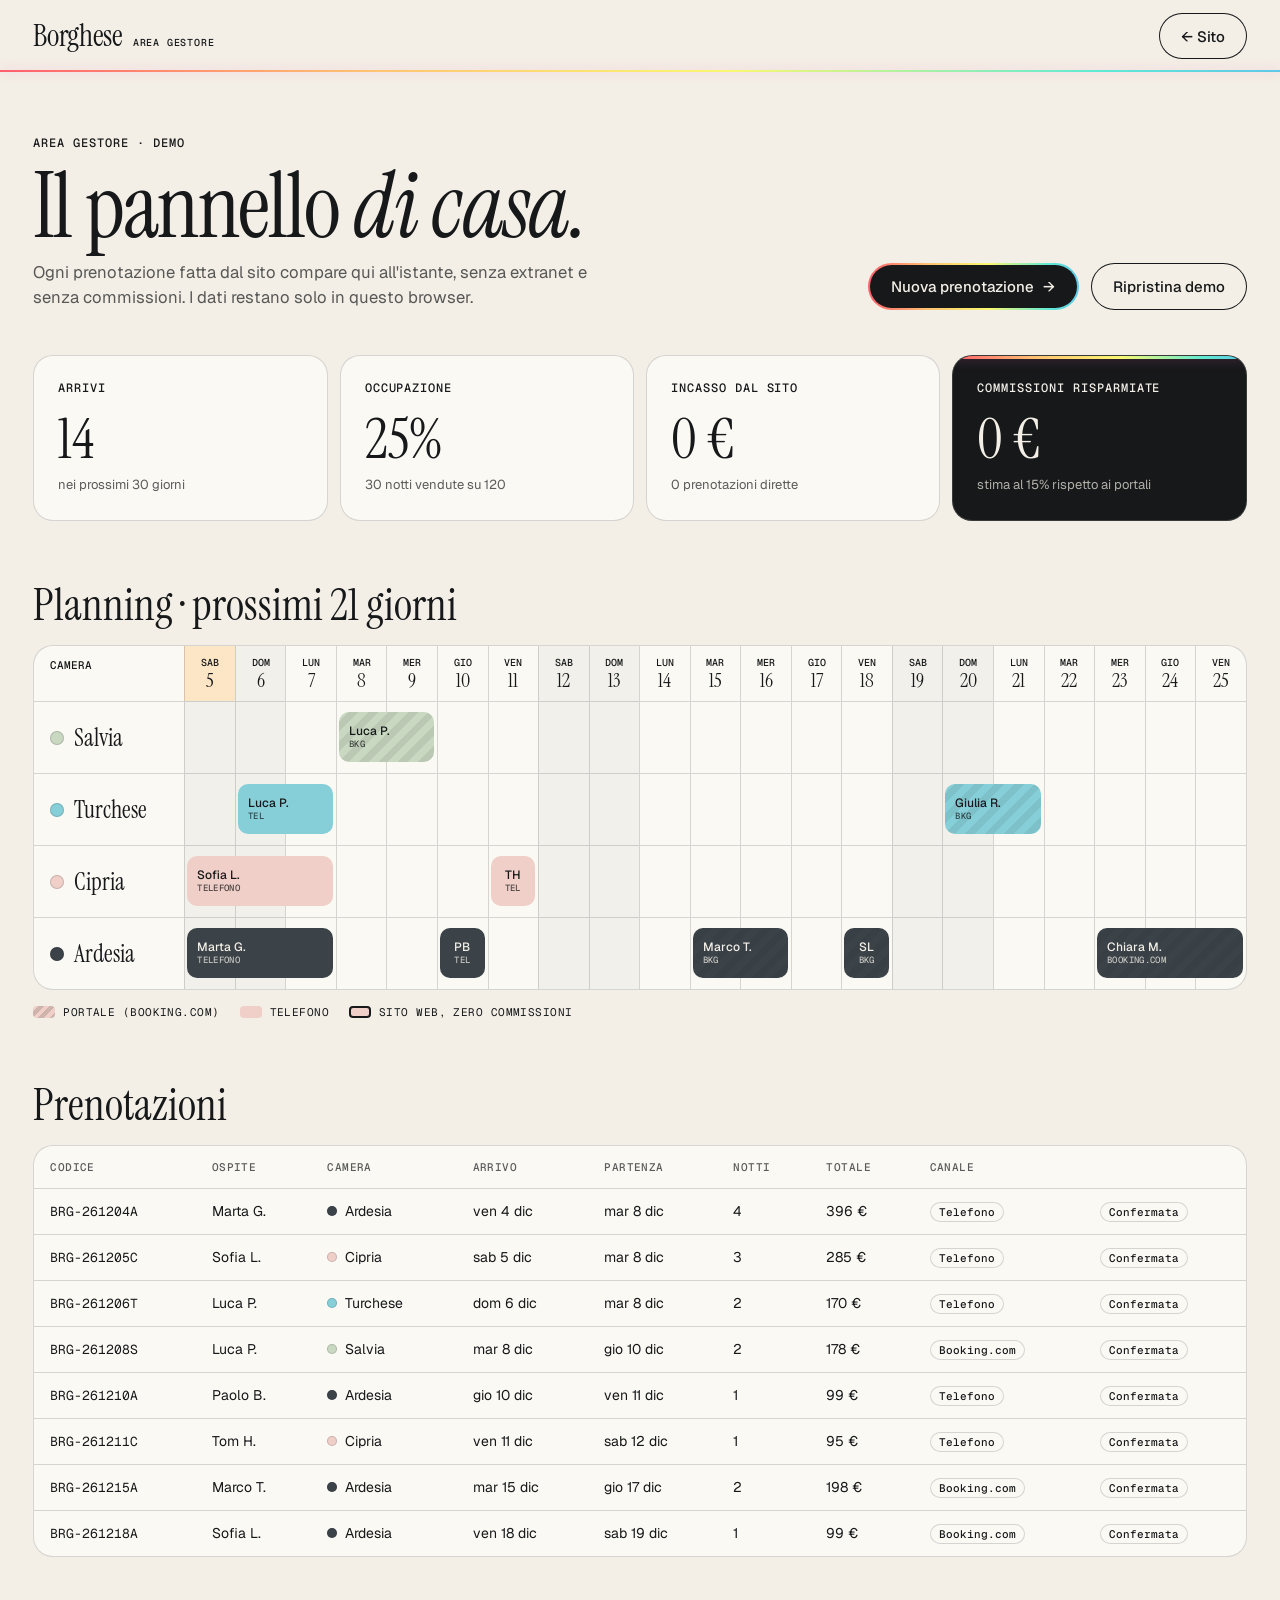
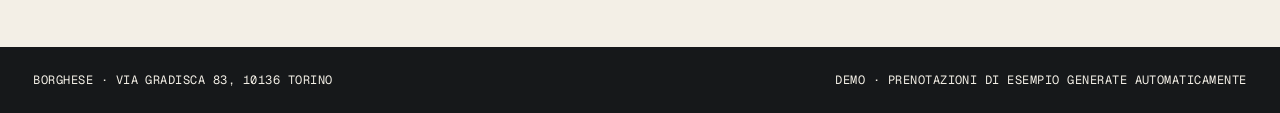
<file: gestione.html>
<!doctype html>
<html lang="it">
<head>
  <meta charset="utf-8">
  <meta name="viewport" content="width=device-width, initial-scale=1">
  <title>Area gestore — Borghese</title>
  <meta name="robots" content="noindex">
  <meta name="theme-color" content="#f3efe6">
  <link rel="icon" href="assets/favicon.svg" type="image/svg+xml">
  <link rel="preconnect" href="https://fonts.googleapis.com">
  <link rel="preconnect" href="https://fonts.gstatic.com" crossorigin>
  <link href="https://fonts.googleapis.com/css2?family=Geist:wght@300..700&family=Geist+Mono:wght@400;500&family=Instrument+Serif:ital@0;1&display=swap" rel="stylesheet">
  <link rel="stylesheet" href="assets/css/style.css">
  <link rel="stylesheet" href="assets/css/booking.css">
  <script>document.documentElement.classList.add("js")</script>
</head>
<body class="page-booking">
  <a class="skip" href="#main">Salta al contenuto</a>
  <header class="nav is-scrolled" data-nav>
    <span class="led nav__progress" style="--p:1"></span>
    <a class="nav__logo" href="./">Borghese<small>Area gestore</small></a>
    <a class="btn btn--ghost" href="./">← Sito</a>
  </header>

  <main id="main" class="admin">
    <header class="admin__head">
      <div>
        <p class="eyebrow">Area gestore · demo</p>
        <h1 class="display">Il pannello <em>di casa.</em></h1>
        <p class="booking__sub">Ogni prenotazione fatta dal sito compare qui all'istante, senza extranet e senza commissioni. I dati restano solo in questo browser.</p>
      </div>
      <div class="admin__actions">
        <a class="btn btn--led" href="prenota.html">Nuova prenotazione <span aria-hidden="true">→</span></a>
        <button class="btn btn--ghost" type="button" data-reset>Ripristina demo</button>
      </div>
    </header>

    <section class="kpis" data-kpis aria-label="Indicatori"></section>

    <h2>Planning · prossimi 21 giorni</h2>
    <div class="plan" data-plan role="region" aria-label="Planning camere" tabindex="0"></div>
    <ul class="plan__legend mono">
      <li><i class="lg-ota"></i>Portale (Booking.com)</li>
      <li><i></i>Telefono</li>
      <li><i class="lg-web"></i>Sito web, zero commissioni</li>
    </ul>

    <h2>Prenotazioni</h2>
    <div class="table-wrap" data-table role="region" aria-label="Elenco prenotazioni" tabindex="0"></div>
  </main>

  <footer class="footer footer--slim">
    <div class="footer__bottom mono">
      <span>Borghese · Via Gradisca 83, 10136 Torino</span>
      <span>Demo · prenotazioni di esempio generate automaticamente</span>
    </div>
  </footer>

  <script type="module" src="assets/js/admin.js"></script>
</body>
</html>
</file>
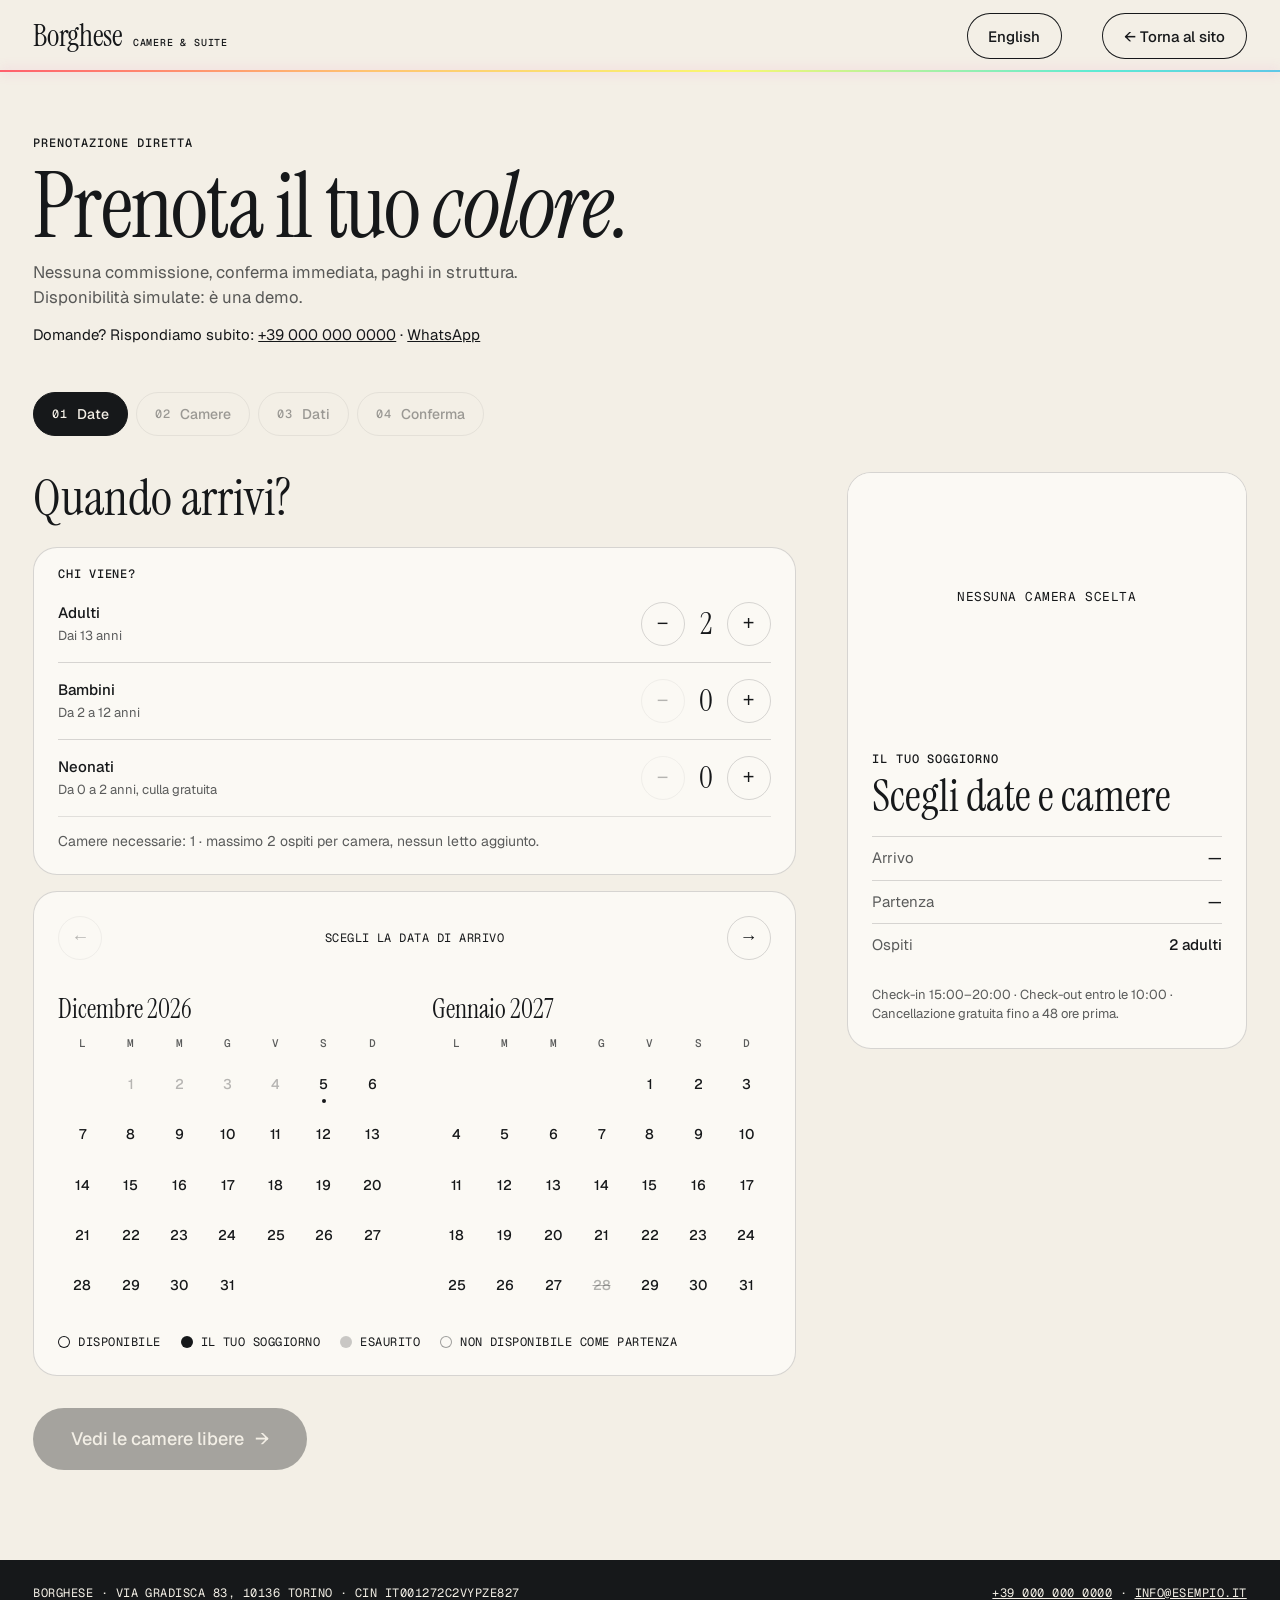
<file: prenota.html>
<!doctype html>
<html lang="it">
<head>
  <meta charset="utf-8">
  <meta name="viewport" content="width=device-width, initial-scale=1">
  <title>Prenota diretto — Borghese, Torino</title>
  <meta name="description" content="Prenota direttamente una o più camere da Borghese a Torino: disponibilità in tempo reale, nessuna commissione, conferma immediata.">
  <meta name="theme-color" content="#f3efe6">
  <link rel="icon" href="assets/favicon.svg" type="image/svg+xml">
  <link rel="preconnect" href="https://fonts.googleapis.com">
  <link rel="preconnect" href="https://fonts.gstatic.com" crossorigin>
  <link href="https://fonts.googleapis.com/css2?family=Geist:wght@300..700&family=Geist+Mono:wght@400;500&family=Instrument+Serif:ital@0;1&display=swap" rel="stylesheet">
  <link rel="stylesheet" href="assets/css/style.css">
  <link rel="stylesheet" href="assets/css/booking.css">
  <script>document.documentElement.classList.add("js")</script>
</head>
<body class="page-booking">
  <a class="skip" href="#main">Salta al contenuto</a>
  <header class="nav is-scrolled" data-nav>
    <span class="led nav__progress" style="--p:1"></span>
    <a class="nav__logo" href="./">Borghese<small>Camere &amp; Suite</small></a>
    <button class="btn btn--ghost lang" type="button" data-lang-toggle lang="en">English</button>
    <a class="btn btn--ghost nav__back" href="./" data-i18n="back">← Torna al sito</a>
  </header>

  <main id="main" class="booking">
    <header class="booking__head">
      <p class="eyebrow" data-i18n="eyebrow">Prenotazione diretta</p>
      <h1 class="display" data-i18n-html="h1">Prenota il tuo <em>colore.</em></h1>
      <p class="booking__sub" data-i18n="sub">Nessuna commissione, conferma immediata, paghi in struttura. Disponibilità simulate: è una demo.</p>
      <p class="booking__help"><span data-i18n="help">Domande? Rispondiamo subito:</span> <a data-contact="phone" href="#">Telefono</a> · <a data-contact="whatsapp" href="#">WhatsApp</a></p>
    </header>

    <ol class="stepper" aria-label="Passaggi">
      <li><button type="button" data-goto="1" aria-current="step"><span class="mono">01</span> <span data-i18n="step1">Date</span></button></li>
      <li><button type="button" data-goto="2" disabled><span class="mono">02</span> <span data-i18n="step2">Camere</span></button></li>
      <li><button type="button" data-goto="3" disabled><span class="mono">03</span> <span data-i18n="step3">Dati</span></button></li>
      <li><button type="button" data-goto="4" disabled><span class="mono">04</span> <span data-i18n="step4">Conferma</span></button></li>
    </ol>

    <div class="booking__grid">
      <div class="booking__steps">
        <!-- STEP 1: ospiti + date -->
        <section class="step" data-step="1" aria-labelledby="s1-title">
          <h2 id="s1-title" class="step__title" tabindex="-1" data-i18n="s1title">Quando arrivi?</h2>

          <div class="guests" role="group" aria-labelledby="guests-title">
            <p class="guests__title" id="guests-title" data-i18n="guestsTitle">Chi viene?</p>
            <div class="guests__row" data-counter="adults" data-min="1">
              <div><p class="guests__label" id="lbl-adults" data-i18n="adults">Adulti</p><p class="guests__help" data-i18n="adultsHelp">Dai 13 anni</p></div>
              <div class="stepper-num" role="group" aria-labelledby="lbl-adults">
                <button type="button" data-delta="-1" data-i18n-aria="less" aria-label="Meno">−</button>
                <output aria-live="polite">2</output>
                <button type="button" data-delta="1" data-i18n-aria="more" aria-label="Più">+</button>
              </div>
            </div>
            <div class="guests__row" data-counter="children" data-min="0">
              <div><p class="guests__label" id="lbl-children" data-i18n="children">Bambini</p><p class="guests__help" data-i18n="childrenHelp">Da 2 a 12 anni</p></div>
              <div class="stepper-num" role="group" aria-labelledby="lbl-children">
                <button type="button" data-delta="-1" data-i18n-aria="less" aria-label="Meno">−</button>
                <output aria-live="polite">0</output>
                <button type="button" data-delta="1" data-i18n-aria="more" aria-label="Più">+</button>
              </div>
            </div>
            <div class="guests__row" data-counter="infants" data-min="0">
              <div><p class="guests__label" id="lbl-infants" data-i18n="infants">Neonati</p><p class="guests__help" data-i18n="infantsHelp">Da 0 a 2 anni, culla gratuita</p></div>
              <div class="stepper-num" role="group" aria-labelledby="lbl-infants">
                <button type="button" data-delta="-1" data-i18n-aria="less" aria-label="Meno">−</button>
                <output aria-live="polite">0</output>
                <button type="button" data-delta="1" data-i18n-aria="more" aria-label="Più">+</button>
              </div>
            </div>
            <p class="guests__rooms" data-rooms-needed aria-live="polite"></p>
          </div>

          <div class="cal" data-cal>
            <div class="cal__nav">
              <button type="button" class="cal__arrow" data-cal-prev data-i18n-aria="prevMonth" aria-label="Mese precedente">←</button>
              <p class="cal__hint mono" data-cal-hint aria-live="polite">Scegli la data di arrivo</p>
              <button type="button" class="cal__arrow" data-cal-next data-i18n-aria="nextMonth" aria-label="Mese successivo">→</button>
            </div>
            <div class="cal__notice" data-cal-notice role="status" hidden></div>
            <p class="cal__filter" data-cal-filter hidden></p>
            <div class="cal__months" data-cal-months></div>
            <div class="cal__foot">
              <ul class="cal__legend mono">
                <li><i class="lg lg--free"></i><span data-i18n="legendFree">Disponibile</span></li>
                <li><i class="lg lg--sel"></i><span data-i18n="legendSel">Il tuo soggiorno</span></li>
                <li><i class="lg lg--full"></i><span data-i18n="legendFull">Esaurito</span></li>
                <li><i class="lg lg--blocked"></i><span data-i18n="legendBlocked">Non disponibile come partenza</span></li>
              </ul>
              <button type="button" class="link-btn link-btn--ink" data-cal-reset hidden data-i18n="reset">Cambia date</button>
            </div>
          </div>
          <p class="cal__late" data-same-day hidden></p>

          <div class="step__actions">
            <button class="btn btn--xl" type="button" data-next="2" disabled><span data-i18n="next1">Vedi le camere libere</span> <span aria-hidden="true">→</span></button>
          </div>
        </section>

        <!-- STEP 2: camere (anche più di una) -->
        <section class="step" data-step="2" aria-labelledby="s2-title" hidden>
          <h2 id="s2-title" class="step__title" tabindex="-1" data-i18n="s2title">Scegli le camere</h2>
          <p class="step__lead" data-rooms-lead></p>
          <div class="rooms-pick" data-rooms-pick role="group" aria-labelledby="s2-title"></div>
          <p class="pick-count mono" data-pick-count aria-live="polite"></p>
          <div class="step__actions">
            <button class="btn btn--ghost" type="button" data-goto="1" data-i18n="backDates">← Date</button>
            <button class="btn btn--xl" type="button" data-next="3" disabled><span data-i18n="next2">Continua</span> <span aria-hidden="true">→</span></button>
          </div>
        </section>

        <!-- STEP 3: dati -->
        <section class="step" data-step="3" aria-labelledby="s3-title" hidden>
          <h2 id="s3-title" class="step__title" tabindex="-1" data-i18n="s3title">I tuoi dati</h2>
          <form class="form" data-form novalidate>
            <div class="field"><label for="f-first" data-i18n="firstName">Nome</label><input id="f-first" name="firstName" autocomplete="given-name" required aria-describedby="e-firstName"><p class="field__error" id="e-firstName" data-error="firstName"></p></div>
            <div class="field"><label for="f-last" data-i18n="lastName">Cognome</label><input id="f-last" name="lastName" autocomplete="family-name" required aria-describedby="e-lastName"><p class="field__error" id="e-lastName" data-error="lastName"></p></div>
            <div class="field"><label for="f-email" data-i18n="email">Email</label><input id="f-email" name="email" type="email" autocomplete="email" required aria-describedby="e-email"><p class="field__error" id="e-email" data-error="email"></p></div>
            <div class="field"><label for="f-phone" data-i18n="phone">Telefono</label><input id="f-phone" name="phone" type="tel" autocomplete="tel" placeholder="+39 …" required aria-describedby="e-phone"><p class="field__error" id="e-phone" data-error="phone"></p></div>
            <div class="field field--full"><label for="f-arrival" data-i18n="arrival">Orario di arrivo</label>
              <select id="f-arrival" name="arrival" data-arrival>
                <option value="" data-i18n="arrUnknown">Non lo so ancora</option><option value="15:00–16:00" data-i18n="arr1">15:00 – 16:00</option><option value="16:00–17:00" data-i18n="arr2">16:00 – 17:00</option><option value="17:00–18:00" data-i18n="arr3">17:00 – 18:00</option><option value="18:00–19:00" data-i18n="arr4">18:00 – 19:00</option><option value="19:00–20:00" data-i18n="arr5">19:00 – 20:00</option><option value="20:00–22:00" data-late data-i18n="arrLate1">20:00 – 22:00 (check-in express)</option><option value="dopo le 22:00" data-late data-i18n="arrLate2">Dopo le 22:00 (check-in express)</option>
              </select>
              <p class="field__note" data-late-note hidden data-i18n="lateNote">Arrivi dopo le 20:00: prima dell'arrivo ti mandiamo su WhatsApp le istruzioni per entrare da solo.</p>
            </div>
            <label class="field--full check"><input type="checkbox" name="shuttleOn" data-shuttle-toggle> <span data-i18n="shuttle">Richiedi la navetta dall'aeroporto (a pagamento, prezzo confermato dal gestore)</span></label>
            <div class="field field--full" data-shuttle hidden><label for="f-flight" data-i18n="flight">Orario di atterraggio</label><input id="f-flight" name="flight" type="time"></div>
            <fieldset class="field field--full pay">
              <legend data-i18n="payment">Pagamento</legend>
              <label class="pay__opt"><input type="radio" name="payment" value="struttura" checked><span><b data-i18n="payHere">In struttura</b><small data-i18n="payHereHelp">Contanti o carta al check-in</small></span></label>
              <label class="pay__opt"><input type="radio" name="payment" value="bonifico"><span><b data-i18n="payWire">Bonifico anticipato</b><small data-i18n="payWireHelp">Ti mandiamo gli estremi via email</small></span></label>
            </fieldset>
            <label class="field--full check"><input type="checkbox" name="invoiceOn" data-invoice-toggle> <span data-i18n="invoiceOn">Mi serve la fattura</span></label>
            <div class="form__invoice field--full" data-invoice hidden>
              <div class="field"><label for="f-company" data-i18n="company">Ragione sociale (facoltativo)</label><input id="f-company" name="company" autocomplete="organization"></div>
              <div class="field"><label for="f-vat" data-i18n="vat">Partita IVA o codice fiscale</label><input id="f-vat" name="vat" aria-describedby="e-vat"><p class="field__error" id="e-vat" data-error="vat"></p></div>
              <div class="field field--full"><label for="f-sdi" data-i18n="sdi">Codice SDI o PEC (facoltativo)</label><input id="f-sdi" name="sdi"></div>
            </div>
            <div class="field field--full"><label for="f-notes" data-i18n="notes">Richieste (facoltativo)</label><textarea id="f-notes" name="notes" rows="3" data-i18n-ph="notesPh" placeholder="Es. arrivo tardi per un concerto, culla, piano terra…"></textarea></div>
            <div class="terms field--full">
              <p class="eyebrow" data-i18n="termsTitle">Prima di confermare</p>
              <ul>
                <li data-i18n="termCancel">Cancellazione gratuita fino a 48 ore prima dell'arrivo.</li>
                <li data-i18n="termPay">Nessun pagamento online: paghi in struttura o con bonifico.</li>
                <li data-i18n="termRules">Niente animali, non fumatori, niente feste.</li>
                <li data-i18n="termTax">Tassa di soggiorno comunale da saldare in struttura.</li>
              </ul>
            </div>
            <p class="field__error field--full" id="e-form" data-error="form" role="alert"></p>
            <div class="step__actions field--full">
              <button class="btn btn--ghost" type="button" data-goto="2" data-i18n="backRooms">← Camere</button>
              <button class="btn btn--xl btn--led" type="submit"><span data-i18n="submit">Conferma prenotazione</span> <span aria-hidden="true">→</span></button>
            </div>
          </form>
        </section>

        <!-- STEP 4: conferma -->
        <section class="step step--done" data-step="4" aria-labelledby="s4-title" hidden tabindex="-1">
          <p class="eyebrow" data-i18n="doneEyebrow">Prenotazione confermata</p>
          <h2 id="s4-title" class="display" data-done-title>Grazie.</h2>
          <div class="ticket" data-ticket></div>
          <div class="step__actions">
            <a class="btn" href="#" data-ics download="borghese-prenotazione.ics" data-i18n="ics">Aggiungi al calendario</a>
            <a class="btn btn--ghost" href="prenota.html" data-another data-i18n="another">Prenota altre date</a>
            <a class="btn btn--ghost" href="./" data-i18n="home">Torna al sito</a>
          </div>
          <p class="demo-link"><a href="gestione.html" data-i18n="demoOwner">Demo: guarda come la vede il gestore →</a></p>
        </section>
      </div>

      <aside class="summary" id="riepilogo" aria-label="Riepilogo" data-summary>
        <div class="summary__media" data-sum-media><span class="mono" data-i18n="sumNoRoom">Nessuna camera scelta</span></div>
        <div class="summary__body">
          <p class="eyebrow" data-sum-type data-i18n="sumTitle">Il tuo soggiorno</p>
          <p class="summary__room" data-sum-room>Scegli date e camere</p>
          <dl class="summary__rows">
            <div><dt data-i18n="sumIn">Arrivo</dt><dd data-sum-in>—</dd></div>
            <div><dt data-i18n="sumOut">Partenza</dt><dd data-sum-out>—</dd></div>
            <div><dt data-i18n="sumGuests">Ospiti</dt><dd data-sum-guests>2 adulti</dd></div>
          </dl>
          <div class="summary__price" data-sum-price hidden>
            <div data-sum-lines></div>
            <div class="summary__line summary__line--portal"><span data-i18n="sumPortal">Sui portali (stima)</span><s data-sum-portal></s></div>
            <div class="summary__total"><span data-i18n="sumTotal">Totale</span><b data-sum-total></b></div>
            <p class="summary__save"><span class="led"></span><span data-sum-save></span></p>
          </div>
          <p class="summary__note" data-i18n="sumNote">Check-in 15:00–20:00 · Check-out entro le 10:00 · Cancellazione gratuita fino a 48 ore prima.</p>
        </div>
      </aside>
    </div>
  </main>

  <a class="mobile-total" href="#riepilogo" data-mobile-total hidden><span data-mt-label></span><b data-mt-total></b></a>

  <footer class="footer footer--slim">
    <div class="footer__bottom mono">
      <span>Borghese · Via Gradisca 83, 10136 Torino · CIN IT001272C2VYPZE827</span>
      <span><a data-contact="phone" href="#">Telefono</a> · <a data-contact="email" href="#">Email</a></span>
    </div>
  </footer>

  <script src="https://cdn.jsdelivr.net/npm/gsap@3.13.0/dist/gsap.min.js" defer></script>
  <script type="module" src="assets/js/booking.js"></script>
</body>
</html>
</file>
<file: assets/css/style.css>
/* Borghese — design tokens + home. Prenotazione e gestione in booking.css */
:root {
  --paper: #f3efe6;
  --paper-2: #fbf9f4;
  --ink: #16181a;
  --line: color-mix(in srgb, currentColor 16%, transparent);
  --soft: color-mix(in srgb, currentColor 70%, transparent);
  --salvia: #c9d8c1;
  --turchese: #86cfd8;
  --cipria: #efcfc7;
  --ardesia: #3b4349;
  --rovere: #c49a6c;
  --led: linear-gradient(90deg, #ff5f6d, #ffc371, #f9f871, #5eead4, #60a5fa, #a78bfa, #f472b6, #ff5f6d);
  --serif: "Instrument Serif", "Times New Roman", serif;
  --sans: "Geist", system-ui, -apple-system, sans-serif;
  --mono: "Geist Mono", ui-monospace, "SF Mono", monospace;
  --ease: cubic-bezier(0.19, 1, 0.22, 1);
  --gutter: clamp(16px, 2.6vw, 40px);
  --nav-h: 72px;
  --radius: 6px;
}

*, *::before, *::after { box-sizing: border-box; }
html { background: var(--paper); -webkit-text-size-adjust: 100%; }
body {
  margin: 0;
  font: 400 clamp(15px, 1.05vw, 17px) / 1.5 var(--sans);
  color: var(--ink);
  background: var(--paper);
  -webkit-font-smoothing: antialiased;
  overflow-x: clip;
}
img { display: block; max-width: 100%; height: auto; }
figure { margin: 0; }
a { color: inherit; }
::selection { background: #ffc371; color: var(--ink); }
:focus-visible { outline: 2px solid #2563eb; outline-offset: 3px; border-radius: 4px; }

.sr-only { position: absolute; width: 1px; height: 1px; overflow: hidden; clip-path: inset(50%); white-space: nowrap; }
.skip { position: fixed; top: 8px; left: 8px; z-index: 200; padding: 10px 16px; background: var(--ink); color: var(--paper); border-radius: 99px; transform: translateY(-200%); }
.skip:focus { transform: none; }

.eyebrow { margin: 0; font: 500 12px/1.4 var(--mono); letter-spacing: 0.08em; text-transform: uppercase; }
.mono { font-family: var(--mono); font-size: 0.85em; letter-spacing: 0.04em; text-transform: uppercase; }
.display { margin: 0; font: 400 clamp(44px, 7.4vw, 128px) / 0.92 var(--serif); letter-spacing: -0.02em; }
.display em, .hero__lead em { font-style: italic; }
/* Le maschere di SplitText (div con overflow:clip) sono alte quanto la riga stretta:
   tagliavano discendenti (g, p), maiuscole e corsivi. Box di clip più grande, layout invariato. */
[data-hero-word] > div, [data-split] > div, .room__name > div {
  padding: 0.14em 0.1em 0.24em;
  margin: -0.14em -0.1em -0.24em;
}
.dot { display: inline-block; width: 8px; height: 8px; margin-left: 8px; border-radius: 50%; background: var(--dot, currentColor); vertical-align: middle; }

/* LED strip: il filo di luce sopra le testiere, usato come motivo grafico */
.led { display: block; height: 2px; background: var(--led); background-size: 200% 100%; animation: led 6s linear infinite; box-shadow: 0 0 12px rgba(244, 114, 182, 0.45); }
@keyframes led { to { background-position: -200% 0; } }

/* ---------- buttons */
.btn {
  display: inline-flex; align-items: center; justify-content: center; gap: 0.6em;
  min-height: 46px; padding: 0.95em 1.45em; border: 0; border-radius: 99px;
  background: var(--ink); color: var(--paper);
  font: 500 15px/1 var(--sans); text-decoration: none; white-space: nowrap; cursor: pointer;
  transition: transform 0.5s var(--ease), background-color 0.3s, color 0.3s;
}
.btn:hover { transform: translateY(-2px); }
.btn span { transition: transform 0.5s var(--ease); }
.btn:hover span { transform: translateX(4px); }
.btn--light { background: var(--paper); color: var(--ink); }
.btn--ghost { background: transparent; color: inherit; box-shadow: inset 0 0 0 1px currentColor; }
.btn--xl { font-size: 18px; padding: 1.2em 2.1em; }
.btn--led {
  border: 2px solid transparent;
  background: linear-gradient(var(--ink), var(--ink)) padding-box, var(--led) border-box;
  background-size: auto, 200% 100%;
  animation: led-border 6s linear infinite;
}
@keyframes led-border { to { background-position: 0 0, -200% 0; } }

/* ---------- loader */
html.is-loading { overflow: hidden; } /* niente scroll (anche touch) mentre gira il loader */
.loader { display: none; }
.js .loader {
  position: fixed; inset: 0; z-index: 100; display: grid; place-items: center;
  background: var(--ink); color: var(--paper);
  animation: loader-safety 0s 3.5s forwards; /* se i CDN non rispondono il sito resta usabile */
}
@keyframes loader-safety { to { visibility: hidden; opacity: 0; } }
.loader__word { font: 400 clamp(64px, 14vw, 220px) / 1 var(--serif); letter-spacing: -0.02em; }
.loader__count { position: absolute; left: var(--gutter); bottom: 28px; font: 400 clamp(40px, 6vw, 96px) / 1 var(--serif); }
.loader__led { position: absolute; left: 0; right: 0; bottom: 0; height: 3px; transform-origin: left; }

/* ---------- cursor (solo desktop) */
.cursor {
  position: fixed; top: 0; left: 0; z-index: 90; width: 12px; height: 12px; margin: -6px 0 0 -6px;
  display: grid; place-items: center; border-radius: 50%; background: var(--ink); color: var(--paper);
  pointer-events: none; opacity: 0;
  transition: width 0.5s var(--ease), height 0.5s var(--ease), margin 0.5s var(--ease), opacity 0.3s;
}
.cursor.is-on { opacity: 1; }
.cursor.is-label { width: 92px; height: 92px; margin: -46px 0 0 -46px; }
.cursor__label { font: 500 11px/1 var(--mono); letter-spacing: 0.06em; text-transform: uppercase; opacity: 0; transition: opacity 0.3s; }
.cursor.is-label .cursor__label { opacity: 1; }
@media (hover: none), (pointer: coarse) { .cursor { display: none; } }

/* ---------- nav */
.nav {
  position: fixed; inset: 0 0 auto; z-index: 50; height: var(--nav-h);
  display: flex; align-items: center; gap: 32px; padding: 0 var(--gutter);
  transition: transform 0.6s var(--ease), background-color 0.4s;
}
.nav.is-scrolled { background: color-mix(in srgb, var(--paper) 80%, transparent); backdrop-filter: blur(14px) saturate(1.3); -webkit-backdrop-filter: blur(14px) saturate(1.3); }
.nav.is-hidden:not(:focus-within) { transform: translateY(-100%); }
.nav__progress { position: absolute; left: 0; right: 0; bottom: 0; transform: scaleX(var(--p, 0)); transform-origin: left; }
.nav__logo { display: flex; align-items: baseline; gap: 10px; margin-right: auto; font: 400 30px/1 var(--serif); text-decoration: none; letter-spacing: -0.01em; }
.nav__logo small { font: 500 10px/1 var(--mono); letter-spacing: 0.08em; text-transform: uppercase; }
.nav__links { display: flex; gap: 28px; font-size: 14px; }
.nav__links a { position: relative; text-decoration: none; padding: 6px 0; }
.nav__links a::after { content: ""; position: absolute; left: 0; right: 0; bottom: 0; height: 1px; background: currentColor; transform: scaleX(0); transform-origin: right; transition: transform 0.5s var(--ease); }
.nav__links a:hover::after { transform: scaleX(1); transform-origin: left; }
.nav__burger { display: none; min-height: 44px; padding: 0 18px; border: 1px solid currentColor; border-radius: 99px; background: transparent; color: inherit; font: 500 14px/1 var(--sans); cursor: pointer; }

.menu { position: fixed; inset: 0; z-index: 45; display: flex; align-items: flex-end; padding: calc(var(--nav-h) + 24px) var(--gutter) 48px; background: var(--ink); color: var(--paper); }
.menu[hidden] { display: none; }
.menu nav { display: flex; flex-direction: column; gap: 6px; }
.menu a { font: 400 clamp(44px, 12vw, 80px) / 1 var(--serif); text-decoration: none; }
.menu .menu__book { margin-top: 24px; font: 500 18px/1 var(--sans); }
.menu .menu__contact { margin: 18px 0 0; font: 400 16px/1.6 var(--sans); }
.menu .menu__contact a { font: inherit; text-decoration: underline; }
body.menu-open .nav { color: var(--paper); background: transparent; backdrop-filter: none; }

.mobile-book { display: none; }

/* ---------- hero */
.hero { position: relative; height: 100svh; min-height: 560px; overflow: hidden; background: var(--hero-tint, #dfe8da); transition: background-color 1.4s var(--ease); }
/* Arco (i portici di Torino). GSAP anima solo --rise (1 = arco sotto lo schermo, intro) e --open (1 = schermo pieno, scroll).
   La foto ha lo stesso box dell'arco: sale intera da dietro la scritta e mostra la camera, non un dettaglio zoomato. */
.hero__media {
  position: absolute; inset: 0; z-index: 1;
  --w: min(28vw, 520px); --t: 17svh; --b: 23svh;
  --rise: 0; --open: 0;
  --k: calc(1 - var(--open));
  --shift: calc((100svh - var(--t)) * var(--rise));
  --top: calc((var(--t) + var(--shift)) * var(--k));
  --bottom: calc((var(--b) - var(--shift)) * var(--k));
  --side: calc((100vw - var(--w)) / 2 * var(--k));
  --round: calc(var(--w) / 2 * var(--k));
  clip-path: inset(var(--top) var(--side) var(--bottom) round var(--round) var(--round) 0 0);
}
.hero__media img {
  position: absolute; top: var(--top); left: var(--side);
  width: calc(100% - 2 * var(--side)); height: calc(100% - var(--top) - var(--bottom)); max-width: none;
  object-fit: cover; opacity: 0; transform: scale(1.08); transition: opacity 1.4s var(--ease), transform 7s linear;
}
.hero__media img.is-active { opacity: 1; transform: scale(1); }
.hero__top { position: absolute; z-index: 3; top: calc(var(--nav-h) + 20px); left: var(--gutter); right: var(--gutter); display: flex; justify-content: space-between; align-items: flex-start; }
.hero__room { text-align: right; }
.hero__room b { font: 400 22px/1 var(--serif); text-transform: none; letter-spacing: 0; margin-left: 6px; }
/* difference: inchiostro sul colore pieno, negativo sopra la foto */
/* bottom in vw (come la scritta): con -0.1em del genitore la coda della "g" finiva sotto l'hero */
.hero__title { position: absolute; z-index: 2; left: 0; right: 0; bottom: 4.4vw; margin: 0; text-align: center; pointer-events: none; mix-blend-mode: difference; }
.hero__word { display: block; font: 400 25.4vw/0.8 var(--serif); letter-spacing: -0.035em; color: var(--paper); white-space: nowrap; }
.hero__foot { position: absolute; z-index: 3; left: var(--gutter); right: var(--gutter); bottom: calc(24.9vw + 12px); display: flex; justify-content: space-between; align-items: flex-end; gap: 24px; }
.hero__intro { max-width: min(30vw, 420px); }
.hero__lead { margin: 0 0 20px; font: 400 clamp(26px, 2.4vw, 38px) / 1.05 var(--serif); }
.score { display: inline-flex; align-items: center; gap: 14px; text-decoration: none; }
.score b { font: 400 clamp(72px, 7vw, 120px) / 0.85 var(--serif); letter-spacing: -0.03em; }
.score span { font: 500 12px/1.4 var(--mono); letter-spacing: 0.06em; text-transform: uppercase; }
/* il voto su ogni camera (media ospiti della struttura, non per camera) */
.room__score { display: flex; align-items: center; gap: 14px; margin: 14px 0 0; }
.room__score b { font: 400 clamp(56px, 5vw, 84px) / 0.85 var(--serif); letter-spacing: -0.03em; }
.room__score span { font-size: 11px; line-height: 1.45; opacity: 0.85; }

.quickbook {
  display: grid; grid-template-columns: minmax(0, 1fr) minmax(0, 1fr); gap: 6px; width: min(32vw, 460px); padding: 8px; border-radius: 22px;
  background: color-mix(in srgb, var(--paper-2) 82%, transparent); backdrop-filter: blur(12px); -webkit-backdrop-filter: blur(12px);
}
.quickbook label { display: flex; flex-direction: column; gap: 4px; padding: 10px 14px; border-radius: 14px; background: var(--paper-2); cursor: pointer; }
.quickbook label span { font-size: 11px; }
.quickbook input, .quickbook select { min-height: 26px; padding: 0; border: 0; background: transparent; color: var(--ink); font: 500 15px/1.2 var(--sans); }
.quickbook label:nth-of-type(3) { grid-column: 1 / -1; }
.quickbook .btn { grid-column: 1 / -1; min-height: 52px; border-radius: 14px; }

/* ---------- marquee */
.marquee { overflow: hidden; padding: 26px 0; background: var(--ink); color: var(--paper); }
.marquee__track { display: flex; width: max-content; }
.js .marquee__track { animation: marquee 48s linear infinite; }
.marquee p { margin: 0; padding-right: 0.6em; font: 400 clamp(32px, 4.2vw, 64px) / 1.1 var(--serif); white-space: nowrap; }
.marquee b { display: inline-block; margin: 0 0.5em; padding: 0.5em 0.9em; border: 1px solid rgba(243, 239, 230, 0.3); border-radius: 99px; font: 400 clamp(13px, 1vw, 15px) / 1 var(--mono); letter-spacing: 0.06em; vertical-align: middle; }
.marquee .dot { width: 0.22em; height: 0.22em; margin: 0 0.45em; background: var(--led); background-size: 800% 100%; }
@keyframes marquee { to { transform: translateX(-50%); } }

/* ---------- manifesto */
.manifesto { padding: 18vh var(--gutter); }
.manifesto__text { max-width: 1500px; margin: 4vh 0 0; font: 400 clamp(34px, 5.2vw, 86px) / 1.02 var(--serif); letter-spacing: -0.015em; text-indent: 18vw; }
.manifesto__text * { text-indent: 0; } /* le parole divise da SplitText ereditano l'indent */
.pill { display: inline-block; width: 1.9em; height: 0.9em; margin: 0 0.06em; overflow: hidden; border-radius: 99px; vertical-align: -0.06em; }
.pill img { width: 100%; height: 100%; object-fit: cover; }

/* ---------- rooms: lo sfondo prende il colore della camera in vista */
.rooms { --bg: var(--paper); --fg: var(--ink); background: var(--bg); color: var(--fg); }
.rooms__head { padding: 12vh var(--gutter) 4vh; display: flex; justify-content: space-between; align-items: flex-end; gap: 24px; flex-direction: row-reverse; }
.room { display: grid; grid-template-columns: minmax(0, 5fr) minmax(0, 7fr); gap: 5vw; min-height: 100vh; padding: 8vh var(--gutter) 16vh; }
.room__text { position: sticky; top: calc(var(--nav-h) + 5vh); align-self: start; }
.room__index { margin: 0; }
.room__name { margin: 0.12em 0 0.18em; font: 400 clamp(84px, 12.5vw, 220px) / 0.82 var(--serif); letter-spacing: -0.015em; }
.room__type { margin: 0 0 1.8em; }
.room__blurb { max-width: 34ch; margin: 0; font-size: clamp(17px, 1.35vw, 21px); line-height: 1.45; }
.chips { display: flex; flex-wrap: wrap; gap: 8px; margin: 1.8em 0 2.4em; padding: 0; list-style: none; }
.chips li { padding: 0.45em 0.95em; border: 1px solid color-mix(in srgb, currentColor 35%, transparent); border-radius: 99px; font-size: 14px; }
.room__book { display: flex; flex-wrap: wrap; align-items: center; gap: 20px 28px; }
.room__price { margin: 0; font: 400 42px/1 var(--serif); }
.room__price .mono { font-size: 12px; }
.room__media { display: grid; grid-template-columns: 1fr 1fr; gap: 1.6vw; align-items: start; }
.room__main { grid-column: 1 / -1; aspect-ratio: 4 / 3; overflow: hidden; border-radius: var(--radius); }
.room__main img { width: 100%; height: 118%; object-fit: cover; }
.room__sub { aspect-ratio: 4 / 5; overflow: hidden; border-radius: var(--radius); }
.room__sub:nth-child(2) { border-radius: 50vw 50vw var(--radius) var(--radius); } /* arco: i portici di Torino */
.room__sub:nth-child(3) { margin-top: 14vh; }
.room__sub img { width: 100%; height: 100%; object-fit: cover; }

/* ---------- details: galleria orizzontale */
.details { --h: min(56svh, 34vw); padding: 14vh 0 12vh; overflow: hidden; }
.details__head { display: grid; grid-template-columns: 1fr auto; align-items: end; gap: 16px 24px; padding: 0 var(--gutter); }
.details__head .eyebrow { grid-column: 1 / -1; }
.details__track { display: flex; gap: 2vw; width: max-content; margin: 6vh 0 0; padding: 0 var(--gutter); list-style: none; }
.tile figure { height: var(--h); aspect-ratio: 4 / 3; overflow: hidden; border-radius: var(--radius); }
.tile--tall figure { aspect-ratio: 3 / 4; }
.tile img { width: 100%; height: 100%; object-fit: cover; transition: transform 1.2s var(--ease); }
.tile:hover img { transform: scale(1.05); }
.tile figcaption { display: flex; gap: 12px; margin-top: 14px; font-size: 15px; }

/* ---------- terrace */
.terrace { position: relative; }
.terrace__media { position: relative; height: 100svh; overflow: hidden; }
.js .terrace__media { clip-path: inset(10% 12% round 14px); }
.terrace__media img { width: 100%; height: 100%; object-fit: cover; }
.terrace__media::after { content: ""; position: absolute; inset: 0; background: linear-gradient(180deg, transparent 45%, rgba(10, 12, 14, 0.62)); }
.terrace__copy { position: absolute; left: var(--gutter); right: var(--gutter); bottom: 8svh; z-index: 2; max-width: 44rem; color: var(--paper); }
.terrace__copy .display { margin: 16px 0; }
.terrace__copy p:last-child { max-width: 36ch; margin: 0; font-size: clamp(16px, 1.3vw, 20px); }

/* ---------- amenities */
.amenities { display: grid; grid-template-columns: minmax(0, 5fr) minmax(0, 7fr); gap: 5vw; padding: 16vh var(--gutter); }
.amenities header { position: sticky; top: calc(var(--nav-h) + 5vh); align-self: start; }
.amenities .display { margin-top: 16px; font-size: clamp(44px, 5.4vw, 92px); }
.amenities__list { columns: 2; column-gap: 3vw; margin: 0; padding: 0; list-style: none; }
.amenities__list li { display: flex; flex-wrap: wrap; align-items: baseline; gap: 4px 16px; padding: 20px 0; border-top: 1px solid var(--line); font: 400 clamp(22px, 1.8vw, 30px) / 1.1 var(--serif); break-inside: avoid; }
.amenities__list .mono { width: 2.4em; font-size: 11px; }
.amenities__list small { width: 100%; padding-left: calc(2.4em * 11 / 22 * 1.6 + 16px); color: var(--soft); font: 400 13px/1.3 var(--sans); }

/* ---------- info pratiche (FAQ nativa con <details>) */
.info { display: grid; grid-template-columns: minmax(0, 5fr) minmax(0, 7fr); gap: 3vh 5vw; padding: 4vh var(--gutter) 16vh; }
.info__head { position: sticky; top: calc(var(--nav-h) + 5vh); align-self: start; }
.info__head .display { margin: 16px 0 28px; font-size: clamp(44px, 5.4vw, 92px); }
.info__contact { display: flex; flex-wrap: wrap; align-items: center; gap: 10px; }
.info__contact p { width: 100%; margin: 0 0 6px; font-size: 17px; }
.faq details { border-top: 1px solid var(--line); }
.faq details:last-child { border-bottom: 1px solid var(--line); }
.faq summary { display: flex; justify-content: space-between; align-items: center; gap: 16px; min-height: 64px; padding: 14px 0; font: 400 clamp(22px, 1.8vw, 30px) / 1.15 var(--serif); list-style: none; cursor: pointer; }
.faq summary::-webkit-details-marker { display: none; }
.faq summary::after { content: "+"; flex: none; display: grid; place-items: center; width: 36px; height: 36px; border: 1px solid var(--line); border-radius: 50%; font: 400 20px/1 var(--sans); transition: transform 0.5s var(--ease); }
.faq details[open] summary::after { transform: rotate(45deg); }
.faq details p { max-width: 58ch; margin: 0 0 22px; font-size: 17px; line-height: 1.55; }
.info__en { grid-column: 2; display: grid; gap: 14px; justify-items: start; padding: 28px; border-radius: 20px; background: var(--ink); color: var(--paper); }
.info__en p:not(.eyebrow) { margin: 0; font-size: 17px; line-height: 1.55; }

/* ---------- area */
.area { display: grid; grid-template-columns: minmax(0, 5fr) minmax(0, 7fr); gap: 5vw; padding: 16vh var(--gutter) 12vh; background: var(--ink); color: var(--paper); }
.area__big { margin: 0.12em 0 0.05em; font: 400 clamp(130px, 21vw, 360px) / 0.8 var(--serif); letter-spacing: -0.04em; }
.area__big small { font-size: 0.32em; letter-spacing: 0; }
.area__lead { max-width: 30ch; margin: 0 0 32px; font-size: clamp(18px, 1.5vw, 24px); line-height: 1.4; }
.map { align-self: center; }
.map svg { width: 100%; height: auto; max-height: 78svh; }
.map__dot { fill: rgba(243, 239, 230, 0.16); }
.map text { fill: var(--paper); font: 500 13px var(--mono); letter-spacing: 0.04em; text-transform: uppercase; }
.map__poi circle { fill: rgba(243, 239, 230, 0.55); }
.map__poi--arena rect { fill: #ffc371; }
.map__poi--arena text { fill: #ffc371; }
.map__home circle { fill: #f472b6; }
.map__home text { font: 400 40px var(--serif); text-transform: none; letter-spacing: 0; }
.map__pulse { fill: rgba(244, 114, 182, 0.28); transform-box: fill-box; transform-origin: center; animation: pulse 2.6s var(--ease) infinite; }
.map text.map__label { fill: #ffc371; font-size: 15px; }
.map__route { filter: drop-shadow(0 0 6px rgba(167, 139, 250, 0.7)); }
.map figcaption { margin-top: 8px; color: rgba(243, 239, 230, 0.7); font-size: 12px; text-align: right; }
@keyframes pulse { 0% { transform: scale(0.6); opacity: 1; } 100% { transform: scale(2.2); opacity: 0; } }
.distances { grid-column: 1 / -1; display: grid; grid-template-columns: repeat(auto-fill, minmax(min(100%, 280px), 1fr)); column-gap: 4vw; margin: 4vh 0 0; }
.distances div { display: flex; justify-content: space-between; gap: 16px; padding: 16px 0; border-top: 1px solid rgba(243, 239, 230, 0.16); }
.distances dd { margin: 0; font: 400 13px/1.5 var(--mono); white-space: nowrap; }

/* ---------- reviews */
.reviews { display: grid; grid-template-columns: minmax(0, 5fr) minmax(0, 7fr); gap: 5vw; padding: 16vh var(--gutter) 12vh; }
.reviews__big { margin: 0.05em 0 0.1em; font: 400 clamp(150px, 24vw, 400px) / 0.78 var(--serif); letter-spacing: -0.04em; }
.bars { align-self: end; margin: 0; padding: 0; list-style: none; }
.bars li { display: grid; grid-template-columns: 9.5em 1fr 3em; align-items: center; gap: 18px; padding: 14px 0; border-top: 1px solid var(--line); }
.bars i { position: relative; height: 4px; overflow: hidden; border-radius: 9px; background: var(--line); }
.bars i::after { content: ""; position: absolute; inset: 0; background: var(--led); background-size: 140% 100%; transform: scaleX(var(--v)); transform-origin: left; transition: transform 1.6s var(--ease); }
.js .bars:not(.is-in) i::after { transform: scaleX(0); }
.bars b { font: 500 14px var(--mono); text-align: right; }
.quotes { grid-column: 1 / -1; margin-top: 8vh; overflow-x: auto; }
.js .quotes { overflow: hidden; mask-image: linear-gradient(90deg, transparent, #000 8%, #000 92%, transparent); -webkit-mask-image: linear-gradient(90deg, transparent, #000 8%, #000 92%, transparent); }
.quotes__track { display: flex; gap: 20px; width: max-content; }
.quotes__track.is-running { animation: marquee 70s linear infinite; }
.quotes:hover .quotes__track, .quotes:focus-within .quotes__track, .quotes.is-paused .quotes__track { animation-play-state: paused; }
.pause { min-height: 32px; margin-left: 10px; padding: 0 12px; border: 1px solid currentColor; border-radius: 99px; background: transparent; color: inherit; font: 500 11px/1 var(--mono); letter-spacing: 0.06em; text-transform: uppercase; cursor: pointer; vertical-align: middle; }
.pause[aria-pressed="true"] { background: var(--ink); color: var(--paper); border-color: var(--ink); }
.quotes blockquote { display: flex; flex-direction: column; justify-content: space-between; width: min(380px, 78vw); min-height: 220px; margin: 0; padding: 28px; border: 1px solid var(--line); border-radius: 18px; background: var(--paper-2); }
.quotes p { margin: 0 0 28px; font: 400 27px/1.12 var(--serif); }
.quotes cite { font: 500 11px var(--mono); font-style: normal; letter-spacing: 0.06em; text-transform: uppercase; }
.reviews__source { grid-column: 1 / -1; display: flex; flex-wrap: wrap; align-items: center; gap: 12px 24px; font-size: 14px; }
.reviews__source p { margin: 0; color: var(--soft); }

/* ---------- cta + footer */
.cta { position: relative; overflow: hidden; padding: 18vh var(--gutter) 16vh; background: var(--ink); color: var(--paper); text-align: center; }
.cta__led { position: absolute; inset: 0 0 auto; height: 3px; }
.cta__title { margin: 0.12em 0 0.3em; font: 400 clamp(84px, 16vw, 280px) / 0.85 var(--serif); letter-spacing: -0.035em; }
.cta__title em { padding-right: 0.06em; background: var(--led); background-size: 200% 100%; -webkit-background-clip: text; background-clip: text; color: transparent; animation: led 8s linear infinite; }
.cta__perks { display: flex; flex-wrap: wrap; justify-content: center; gap: 24px 5vw; margin: 0 0 7vh; padding: 0; list-style: none; }
.cta__perks li { max-width: 15em; font-size: 15px; }
.cta__perks b { display: block; font: 400 46px/1.05 var(--serif); }

.footer { padding: 4vh var(--gutter) 28px; background: var(--ink); color: var(--paper); }
.footer__word { margin: 0 0 4vh; font: 400 25.4vw/0.78 var(--serif); letter-spacing: -0.035em; text-align: center; }
.footer__grid { display: grid; grid-template-columns: repeat(4, minmax(0, 1fr)); gap: 24px; padding: 4vh 0; border-top: 1px solid rgba(243, 239, 230, 0.16); }
.footer__grid p:last-child { margin: 0.7em 0 0; line-height: 1.55; }
.todo { opacity: 0.6; font-style: italic; }
.footer__bottom { display: flex; flex-wrap: wrap; justify-content: space-between; gap: 12px 24px; padding-top: 24px; border-top: 1px solid rgba(243, 239, 230, 0.16); font-size: 12px; }

/* ---------- responsive */
@media (max-width: 1100px) {
  .nav__links { display: none; }
  .nav__burger { display: inline-flex; align-items: center; }
}
@media (max-width: 900px) {
  :root { --nav-h: 64px; }
  .nav__cta { display: none; }
  .mobile-book {
    position: fixed; left: 12px; right: 12px; bottom: 12px; z-index: 40;
    display: flex; justify-content: space-between; align-items: center; min-height: 56px; padding: 0 22px;
    border: 2px solid transparent; border-radius: 99px;
    background: linear-gradient(var(--ink), var(--ink)) padding-box, var(--led) border-box; background-size: auto, 200% 100%;
    color: var(--paper); font-weight: 500; text-decoration: none;
    animation: led-border 6s linear infinite; transform: translateY(160%); transition: transform 0.6s var(--ease);
  }
  .mobile-book.is-visible { transform: none; }
  /* la barra "Prenota diretto" è sempre visibile su mobile: hero alzato per farle spazio */
  .hero__media { --w: 84vw; --t: 18svh; --b: 41svh; }
  .hero__title { bottom: calc(4.3vw + 76px); }
  .hero__word { font-size: 25vw; }
  .hero__foot { bottom: calc(25.3vw + 88px); justify-content: center; text-align: center; }
  .info { grid-template-columns: 1fr; }
  .info__head { position: static; }
  .info__en { grid-column: 1; }
  .hero__intro { max-width: 100%; }
  .hero__lead { font-size: 26px; margin-bottom: 12px; }
  .score b { font-size: 64px; }
  .quickbook { display: none; }
  .manifesto__text { text-indent: 0; }
  .rooms__head { flex-direction: column; align-items: flex-start; }
  .room, .amenities, .area, .reviews { grid-template-columns: 1fr; }
  .room { min-height: 0; gap: 32px; padding-bottom: 10vh; }
  .room__text, .amenities header { position: static; }
  .room__sub:nth-child(3) { margin-top: 8vh; }
  .details { --h: 64vw; }
  .details__track { width: auto; overflow-x: auto; scroll-snap-type: x mandatory; padding-bottom: 12px; scrollbar-width: none; }
  .details__track li { scroll-snap-align: center; }
  .details__hint { display: none; }
  .amenities__list { columns: 1; }
  /* la mappa si rimpicciolisce ~0.6x: testi SVG più grandi, etichette secondarie nascoste */
  .map text { font-size: 24px; }
  .map text.map__label { font-size: 26px; }
  .map__home text { font-size: 66px; }
  .map__poi--minor text { display: none; }
  .footer__grid { grid-template-columns: 1fr 1fr; }
  .footer { padding-bottom: 96px; }
}
@media (max-width: 560px) {
  .nav__logo small { display: none; }
  .bars li { grid-template-columns: 7.5em 1fr 2.6em; gap: 12px; }
  .footer__grid { grid-template-columns: 1fr; }
}

/* GSAP assente o reduced-motion: niente pin, quindi scroll orizzontale nativo */
.no-pin .details__track { width: auto; overflow-x: auto; scroll-snap-type: x mandatory; padding-bottom: 12px; }
.no-pin .details__track li { scroll-snap-align: start; }
.no-pin .quotes { overflow-x: auto; mask-image: none; -webkit-mask-image: none; }
.no-pin .terrace__media { clip-path: none; }

@media (prefers-reduced-motion: reduce) {
  *, *::before, *::after { animation: none !important; transition: none !important; scroll-behavior: auto !important; }
  .js .terrace__media { clip-path: none; }
}
</file>
<file: assets/css/booking.css>
/* Prenotazione (prenota.html) e area gestore (gestione.html) */
.page-booking { --range: color-mix(in srgb, var(--ink) 9%, transparent); }
.btn:disabled { opacity: 0.35; cursor: not-allowed; transform: none; }
.booking, .admin { max-width: 1440px; margin: 0 auto; padding: calc(var(--nav-h) + 7vh) var(--gutter) 10vh; }
.booking__head .display, .admin__head .display { margin: 14px 0 12px; font-size: clamp(52px, 7vw, 112px); }
.booking__sub { max-width: 52ch; margin: 0; color: var(--soft); font-size: clamp(16px, 1.3vw, 19px); }

.stepper { display: flex; flex-wrap: wrap; gap: 8px; margin: 5vh 0 4vh; padding: 0; list-style: none; }
.stepper button { display: inline-flex; align-items: center; gap: 10px; min-height: 44px; padding: 0 18px; border: 1px solid var(--line); border-radius: 99px; background: transparent; color: inherit; font: 500 14px var(--sans); cursor: pointer; transition: background-color 0.3s, color 0.3s; }
.stepper button[aria-current="step"] { border-color: var(--ink); background: var(--ink); color: var(--paper); }
.stepper button:disabled { opacity: 0.4; cursor: not-allowed; }

.booking__grid { display: grid; grid-template-columns: minmax(0, 1fr) minmax(300px, 400px); gap: 4vw; align-items: start; }
.step__title { margin: 0 0 24px; font: 400 clamp(36px, 4vw, 56px) / 1 var(--serif); outline: none; }
.step__lead { margin: -10px 0 24px; color: var(--soft); }
.step__actions { display: flex; flex-wrap: wrap; align-items: center; gap: 12px; margin-top: 32px; }

/* ---------- calendario */
.cal, .guests { border: 1px solid var(--line); border-radius: 24px; background: var(--paper-2); }
.cal { padding: 24px; }
.cal__nav { display: flex; align-items: center; justify-content: space-between; gap: 12px; }
.cal__arrow { width: 44px; height: 44px; border: 1px solid var(--line); border-radius: 50%; background: transparent; color: inherit; font-size: 18px; cursor: pointer; }
.cal__arrow:disabled { opacity: 0.3; cursor: not-allowed; }
.cal__hint { margin: 0; font-size: 12px; text-align: center; }
.cal__filter { display: flex; flex-wrap: wrap; align-items: center; gap: 8px; margin: 16px 0 0; font-size: 14px; }
.cal__filter i { width: 12px; height: 12px; border-radius: 50%; box-shadow: inset 0 0 0 1px var(--line); }
.cal__filter button { min-height: 44px; padding: 0 4px; border: 0; background: none; color: inherit; font: inherit; text-decoration: underline; cursor: pointer; }
.cal__months { display: grid; grid-template-columns: repeat(auto-fit, minmax(250px, 1fr)); gap: 36px; margin-top: 20px; }
.month__title { margin: 0 0 14px; font: 400 26px/1 var(--serif); text-transform: capitalize; }
.cal__notice { margin-top: 16px; padding: 16px 18px; border-radius: 16px; background: color-mix(in srgb, #ffc371 30%, var(--paper-2)); font-size: 15px; }
.cal__notice p { margin: 0; }
.cal__alts { display: flex; flex-wrap: wrap; align-items: center; gap: 8px; margin-top: 10px !important; }
.chip-btn { min-height: 40px; padding: 0 14px; border: 1px solid var(--ink); border-radius: 99px; background: var(--paper-2); color: var(--ink); font: 500 14px var(--sans); cursor: pointer; }
.chip-btn:hover { background: var(--ink); color: var(--paper); }
.cal__filter:not([hidden]) { display: flex; }
.cal__late { margin: 12px 0 0; padding: 14px 18px; border-radius: 14px; background: color-mix(in srgb, #ffc371 30%, var(--paper-2)); font-size: 15px; }
.link-btn--ink { color: var(--ink); }
.month__grid { display: grid; grid-template-columns: repeat(7, 1fr); row-gap: 2px; }
.month__grid span { padding-bottom: 8px; color: var(--soft); font: 500 11px var(--mono); text-align: center; }
.day { position: relative; aspect-ratio: 1; min-height: 40px; border: 0; border-radius: 0; background: transparent; color: inherit; font: 500 14px var(--sans); cursor: pointer; }
.day:hover:not([aria-disabled="true"]) { border-radius: 50%; background: var(--range); }
.day[aria-disabled="true"] { color: color-mix(in srgb, currentColor 30%, transparent); cursor: default; }
.day:focus-visible { outline-offset: -2px; border-radius: 50%; }
.day.is-full { color: color-mix(in srgb, currentColor 32%, transparent); text-decoration: line-through; }
.day.is-blocked { color: color-mix(in srgb, currentColor 40%, transparent); text-decoration: underline dotted; }
.day.is-range, .day.is-preview { border-radius: 0; background: var(--range); }
.day.is-start, .day.is-end { border-radius: 50%; background: var(--ink); color: var(--paper); text-decoration: none; }
.day.is-today::after { content: ""; position: absolute; left: 50%; bottom: 5px; width: 4px; height: 4px; margin-left: -2px; border-radius: 50%; background: currentColor; }
.cal__foot { display: flex; flex-wrap: wrap; justify-content: space-between; align-items: center; gap: 12px 24px; margin-top: 24px; }
.cal__legend { display: flex; flex-wrap: wrap; gap: 12px 20px; margin: 0; padding: 0; list-style: none; font-size: 12px; }
.lg { display: inline-block; width: 12px; height: 12px; margin-right: 8px; border-radius: 50%; vertical-align: -2px; }
.lg--free { box-shadow: inset 0 0 0 1px currentColor; }
.lg--sel { background: var(--ink); }
.lg--full { background: color-mix(in srgb, currentColor 22%, transparent); }
.lg--blocked { box-shadow: inset 0 0 0 1px currentColor; opacity: 0.4; }

.guests { margin-bottom: 16px; padding: 18px 24px 8px; }
.guests__title { margin: 0 0 4px; font: 500 12px var(--mono); letter-spacing: 0.06em; text-transform: uppercase; }
.guests__rooms { margin: 0; padding: 14px 0; border-top: 1px solid var(--line); color: var(--soft); font-size: 14px; }
.stepper-num button:disabled { opacity: 0.3; cursor: not-allowed; }
.guests__row { display: flex; justify-content: space-between; align-items: center; gap: 16px; padding: 16px 0; }
.guests__row + .guests__row { border-top: 1px solid var(--line); }
.guests__row--check { cursor: pointer; }
.guests__row input[type="checkbox"] { width: 22px; height: 22px; accent-color: var(--ink); }
.guests__label { display: block; margin: 0; font-weight: 500; }
.guests__help { display: block; margin: 2px 0 0; color: var(--soft); font-size: 13px; }
.stepper-num { display: flex; align-items: center; gap: 14px; }
.stepper-num button { width: 44px; height: 44px; border: 1px solid var(--line); border-radius: 50%; background: transparent; color: inherit; font-size: 20px; cursor: pointer; }
.stepper-num output { min-width: 1ch; font: 400 30px/1 var(--serif); text-align: center; }

/* ---------- scelta camera */
.rooms-pick { display: grid; gap: 12px; }
.pick {
  position: relative; display: grid; grid-template-columns: 128px minmax(0, 1fr) auto; align-items: center; gap: 20px;
  padding: 12px 24px 12px 12px; border: 1px solid var(--line); border-radius: 20px; background: var(--paper-2); cursor: pointer;
  transition: background-color 0.5s var(--ease), border-color 0.3s, transform 0.5s var(--ease);
}
.pick input { position: absolute; opacity: 0; pointer-events: none; }
.pick:has(input:focus-visible) { outline: 2px solid #2563eb; outline-offset: 3px; }
.pick:hover:not(.is-disabled) { transform: translateX(4px); }
.pick:has(input:checked) { border-color: var(--ink); background: color-mix(in srgb, var(--room) 48%, var(--paper-2)); }
.pick__img { aspect-ratio: 4 / 3; overflow: hidden; border-radius: 12px; }
.pick__img img { width: 100%; height: 100%; object-fit: cover; }
.pick__name { display: block; font: 400 36px/1 var(--serif); }
.pick__type { display: block; margin-top: 6px; font-size: 12px; }
.pick__feat { display: block; margin-top: 6px; color: var(--soft); font-size: 14px; }
.pick-count { margin: 14px 0 0; font-size: 12px; }
.pick__status { display: inline-block; margin-top: 10px; padding: 4px 9px; border-radius: 99px; background: color-mix(in srgb, var(--room) 55%, var(--paper-2)); font-size: 12px; }
.pick__price { text-align: right; }
.pick__price b { display: block; font: 400 34px/1 var(--serif); }
.pick__price small { color: var(--soft); font-size: 12px; }
.pick.is-disabled { opacity: 0.45; cursor: not-allowed; }
.pick.is-disabled .pick__status { background: transparent; box-shadow: inset 0 0 0 1px var(--line); }

/* ---------- form */
.form { display: grid; grid-template-columns: 1fr 1fr; gap: 18px 16px; }
.field { display: flex; flex-direction: column; gap: 6px; min-width: 0; margin: 0; padding: 0; border: 0; }
.field--full { grid-column: 1 / -1; }
.field label, .field legend { padding: 0; font: 500 12px var(--mono); letter-spacing: 0.06em; text-transform: uppercase; }
.field input, .field select, .field textarea { min-height: 52px; padding: 14px 16px; border: 1px solid var(--line); border-radius: 14px; background: var(--paper-2); color: var(--ink); font: 400 16px/1.3 var(--sans); }
.field textarea { resize: vertical; }
.field input:focus, .field select:focus, .field textarea:focus { border-color: var(--ink); }
.field [aria-invalid="true"] { border-color: #b42318; }
.field__error { margin: 0; color: #b42318; font-size: 13px; }
.field__error:empty { display: none; }
.field__note { margin: 4px 0 0; color: var(--soft); font-size: 14px; }
.check { display: flex; align-items: center; gap: 12px; min-height: 44px; font-size: 16px; cursor: pointer; }
.check input { width: 20px; height: 20px; flex: none; accent-color: var(--ink); }
.form__invoice:not([hidden]) { display: grid; grid-template-columns: 1fr 1fr; gap: 16px; }
.terms { padding: 18px 22px; border: 1px solid var(--line); border-radius: 16px; background: var(--paper-2); }
.terms ul { margin: 10px 0 0; padding-left: 18px; font-size: 15px; line-height: 1.6; }
.booking__help { margin: 14px 0 0; font-size: 15px; }
.lang { margin-right: 8px; }
.demo-link { margin: 20px 0 0; font-size: 14px; color: var(--soft); }
.ticket__help { margin: 14px 0 0; font-size: 14px; }
.pay { display: block; }
.pay legend { margin-bottom: 4px; }
.pay__opt { display: inline-flex; align-items: flex-start; gap: 12px; width: calc(50% - 6px); margin-top: 8px; padding: 16px; border: 1px solid var(--line); border-radius: 14px; background: var(--paper-2); cursor: pointer; vertical-align: top; }
.pay__opt + .pay__opt { margin-left: 8px; }
.pay__opt:has(input:checked) { border-color: var(--ink); box-shadow: inset 0 0 0 1px var(--ink); }
.pay__opt input { width: 18px; height: 18px; margin: 2px 0 0; accent-color: var(--ink); }
.field .pay__opt { font: 400 16px/1.35 var(--sans); letter-spacing: normal; text-transform: none; }
.pay__opt b { display: block; font-weight: 500; }
.pay__opt small { display: block; color: var(--soft); font-size: 13px; }

/* ---------- riepilogo */
.summary { position: sticky; top: calc(var(--nav-h) + 24px); overflow: hidden; border: 1px solid var(--line); border-radius: 24px; background: var(--paper-2); }
.summary__media { display: grid; place-items: center; aspect-ratio: 16 / 10; background: var(--room, #e7e2d6); transition: background-color 0.6s var(--ease); }
.summary__media img { width: 100%; height: 100%; object-fit: cover; }
.summary__body { padding: 24px; border-top: 6px solid var(--room, transparent); }
.summary__room { margin: 6px 0 18px; font: 400 44px/1 var(--serif); }
.summary__rows { margin: 0; }
.summary__rows div { display: flex; justify-content: space-between; gap: 12px; padding: 10px 0; border-top: 1px solid var(--line); }
.summary__rows dt { color: var(--soft); }
.summary__rows dd { margin: 0; font-weight: 500; text-align: right; }
.summary__price { margin-top: 8px; padding-top: 12px; border-top: 1px solid var(--ink); }
.summary__line { display: flex; justify-content: space-between; padding: 5px 0; font-size: 15px; }
.summary__line--portal { color: var(--soft); }
.summary__total { display: flex; justify-content: space-between; align-items: baseline; padding: 10px 0 4px; }
.summary__total span { font-weight: 500; }
.summary__total b { font: 400 48px/1 var(--serif); }
.summary__save { display: flex; flex-direction: column; gap: 8px; margin: 8px 0 0; font-weight: 500; }
.summary__save .led { height: 3px; border-radius: 3px; }
.summary__note { margin: 18px 0 0; color: var(--soft); font-size: 13px; line-height: 1.5; }

/* ---------- conferma */
.step--done { outline: none; }
.step--done .display { margin: 12px 0 28px; font-size: clamp(56px, 7vw, 110px); }
.ticket { position: relative; max-width: 580px; overflow: hidden; padding: 30px 30px 26px 40px; border: 1px solid var(--line); border-radius: 24px; background: var(--paper-2); box-shadow: 0 40px 80px -40px rgba(22, 24, 26, 0.35); }
.ticket::before { content: ""; position: absolute; inset: 0 auto 0 0; width: 12px; background: var(--room); }
.ticket .led { position: absolute; inset: 0 0 auto; height: 3px; }
.ticket__code { margin: 0 0 18px; font: 400 clamp(46px, 6vw, 76px) / 1 var(--serif); letter-spacing: 0.02em; }
.ticket dl { margin: 0; }
.ticket dl div { display: flex; justify-content: space-between; gap: 16px; padding: 10px 0; border-top: 1px dashed color-mix(in srgb, currentColor 25%, transparent); }
.ticket dt { color: var(--soft); }
.ticket dd { margin: 0; font-weight: 500; text-align: right; }
.ticket__note { margin: 16px 0 0; color: var(--soft); font-size: 13px; }

.footer--slim { padding: 24px var(--gutter); }
.footer--slim .footer__bottom { padding-top: 0; border-top: 0; }

/* ---------- area gestore */
.admin__head { display: flex; flex-wrap: wrap; justify-content: space-between; align-items: flex-end; gap: 24px; }
.admin__actions { display: flex; flex-wrap: wrap; gap: 12px; }
.admin h2 { margin: 7vh 0 18px; font: 400 clamp(32px, 3.4vw, 48px) / 1 var(--serif); }
.kpis { display: grid; grid-template-columns: repeat(4, minmax(0, 1fr)); gap: 12px; margin-top: 5vh; }
.kpi { position: relative; overflow: hidden; padding: 24px; border: 1px solid var(--line); border-radius: 20px; background: var(--paper-2); }
.kpi b { display: block; margin: 14px 0 6px; font: 400 clamp(44px, 4.4vw, 66px) / 1 var(--serif); }
.kpi small { color: var(--soft); font-size: 13px; }
.kpi--led { background: var(--ink); color: var(--paper); }
.kpi--led .led { position: absolute; inset: 0 0 auto; height: 3px; }

.plan { overflow-x: auto; border: 1px solid var(--line); border-radius: 20px; background: var(--paper-2); }
.plan__grid { display: grid; grid-template-columns: 150px repeat(var(--days), minmax(40px, 1fr)); min-width: calc(150px + var(--days) * 40px); }
.plan__corner { padding: 12px 16px; font: 500 11px var(--mono); text-transform: uppercase; }
.plan__day { padding: 10px 0; border-left: 1px solid var(--line); font: 500 10px var(--mono); text-align: center; text-transform: uppercase; }
.plan__day b { display: block; font: 400 20px/1.1 var(--serif); }
.plan__day.is-weekend, .plan__cell.is-weekend { background: color-mix(in srgb, var(--ink) 4%, transparent); }
.plan__day.is-today { background: color-mix(in srgb, #ffc371 35%, transparent); }
.plan__room { display: flex; align-items: center; gap: 10px; min-height: 72px; padding: 0 16px; border-top: 1px solid var(--line); font: 400 24px/1 var(--serif); }
.plan__room i { width: 14px; height: 14px; border-radius: 50%; background: var(--room); box-shadow: inset 0 0 0 1px var(--line); }
.plan__cell { border-top: 1px solid var(--line); border-left: 1px solid var(--line); }
.plan__bar {
  z-index: 1; display: flex; flex-direction: column; justify-content: center; align-self: center; height: 50px; margin: 0 3px; padding: 0 10px; overflow: hidden;
  border-radius: 10px; background: var(--room); color: var(--room-fg, var(--ink)); font: 500 12px/1.2 var(--sans); white-space: nowrap;
}
.plan__bar small { font: 500 9px var(--mono); letter-spacing: 0.04em; text-transform: uppercase; opacity: 0.75; }
.plan__bar > * { overflow: hidden; text-overflow: ellipsis; }
.plan__bar--short { align-items: center; padding: 0 2px; text-align: center; }
.plan__bar--ota { background-image: repeating-linear-gradient(135deg, transparent 0 7px, rgba(22, 24, 26, 0.08) 7px 14px); }
.plan__bar--web { box-shadow: inset 0 0 0 2px var(--ink); }
.plan__legend { display: flex; flex-wrap: wrap; gap: 20px; margin: 14px 0 0; padding: 0; list-style: none; font-size: 11px; }
.plan__legend i { display: inline-block; width: 22px; height: 12px; margin-right: 8px; border-radius: 4px; background: var(--cipria); vertical-align: -2px; }
.plan__legend .lg-ota { background-image: repeating-linear-gradient(135deg, transparent 0 4px, rgba(22, 24, 26, 0.15) 4px 8px); }
.plan__legend .lg-web { box-shadow: inset 0 0 0 2px var(--ink); }

.table-wrap { overflow-x: auto; border: 1px solid var(--line); border-radius: 20px; background: var(--paper-2); }
.table { width: 100%; border-collapse: collapse; font-size: 14px; }
.table th { padding: 14px 16px; color: var(--soft); font: 500 11px var(--mono); letter-spacing: 0.04em; text-align: left; text-transform: uppercase; }
.table td { padding: 12px 16px; border-top: 1px solid var(--line); white-space: nowrap; }
.table td:first-child { font-family: var(--mono); font-size: 13px; }
.swatch { display: inline-block; width: 10px; height: 10px; margin-right: 8px; border-radius: 50%; background: var(--room); box-shadow: inset 0 0 0 1px var(--line); }
.badge { display: inline-block; padding: 3px 9px; border-radius: 99px; box-shadow: inset 0 0 0 1px var(--line); font: 500 11px var(--mono); }
.badge--web { background: var(--ink); color: var(--paper); box-shadow: none; }
.is-cancelled td { color: var(--soft); text-decoration: line-through; }
.is-cancelled td:last-child { text-decoration: none; }
.link-btn { min-height: 44px; padding: 0; border: 0; background: none; color: #b42318; font: inherit; text-decoration: underline; cursor: pointer; }
.empty { padding: 32px; color: var(--soft); text-align: center; }

.mobile-total { display: none; }

@media (max-width: 1000px) {
  .booking__grid { grid-template-columns: 1fr; }
  .summary { position: static; scroll-margin-top: calc(var(--nav-h) + 16px); }
  .summary__media { aspect-ratio: 21 / 9; }
  .kpis { grid-template-columns: 1fr 1fr; }
  .booking { padding-bottom: 120px; }
  /* su mobile il riepilogo è in fondo: il totale resta visibile in una barra fissa */
  .mobile-total:not([hidden]) {
    position: fixed; left: 12px; right: 12px; bottom: 12px; z-index: 40;
    display: flex; justify-content: space-between; align-items: center; gap: 12px; min-height: 58px; padding: 0 22px;
    border: 2px solid transparent; border-radius: 99px;
    background: linear-gradient(var(--ink), var(--ink)) padding-box, var(--led) border-box; background-size: auto, 200% 100%;
    color: var(--paper); font-size: 13px; text-decoration: none; animation: led-border 6s linear infinite;
  }
  .mobile-total b { font: 400 28px/1 var(--serif); white-space: nowrap; }
}
@media (max-width: 720px) {
  .booking, .admin { padding-top: calc(var(--nav-h) + 4vh); }
  .booking__sub { font-size: 15px; }
  /* passi su una riga: solo il passo attuale mostra l'etichetta (le altre restano per i lettori di schermo) */
  .stepper { flex-wrap: nowrap; margin: 3vh 0; }
  .stepper button { padding: 0 14px; white-space: nowrap; }
  .stepper button:not([aria-current="step"]) [data-i18n] { position: absolute; width: 1px; height: 1px; overflow: hidden; clip-path: inset(50%); white-space: nowrap; }
  .cal { padding: 16px; }
  .guests { padding: 4px 16px; }
  .pick { grid-template-columns: 92px minmax(0, 1fr); padding-right: 16px; }
  .pick__price { grid-column: 1 / -1; text-align: left; display: flex; align-items: baseline; gap: 10px; }
  .pick__price b { display: inline; }
  .form { grid-template-columns: 1fr; }
  .pay__opt { width: 100%; }
  .pay__opt + .pay__opt { margin-left: 0; }
  .form__invoice:not([hidden]) { grid-template-columns: 1fr; }
  .nav__back { display: none; }
  .step__actions .btn--xl { width: 100%; }
}
</file>
